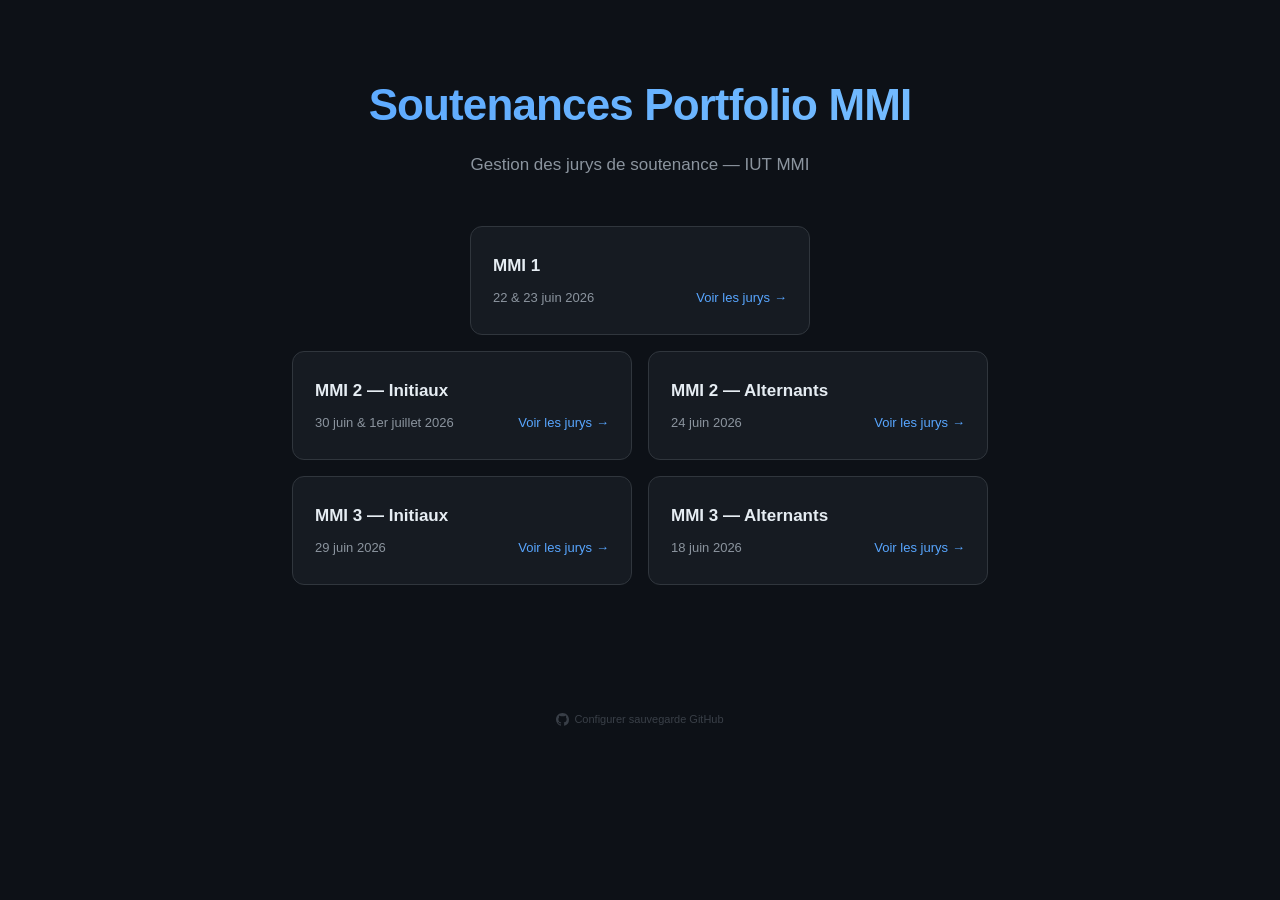
<file: index.html>
<!doctype html>
<html lang="fr">
  <head>
    <meta charset="UTF-8" />
    <meta name="viewport" content="width=device-width,initial-scale=1" />
    <title>Soutenances Portfolio MMI</title>
    <link rel="stylesheet" href="style.css" />
  </head>
  <body>
    <div class="hero">
      <h1>Soutenances Portfolio MMI</h1>
      <p>Gestion des jurys de soutenance — IUT MMI</p>
    </div>
    <div class="index-grid" style="display: block">
      <!-- Ligne 1 : MMI 1 -->
      <div class="index-row single">
        <a href="mmi1.html" class="icard">
          <h2>MMI 1</h2>
          <div class="icard-sub">22 & 23 juin 2026</div>
          <div class="icard-arrow">Voir les jurys <span>→</span></div>
        </a>
      </div>

      <!-- Ligne 2 : MMI 2 Initiaux & Alternants -->
      <div class="index-row">
        <a href="mmi2_init.html" class="icard">
          <h2>MMI 2 — Initiaux</h2>
          <div class="icard-sub">30 juin & 1er juillet 2026</div>
          <div class="icard-arrow">Voir les jurys <span>→</span></div>
        </a>
        <a href="mmi2_alt.html" class="icard">
          <h2>MMI 2 — Alternants</h2>
          <div class="icard-sub">24 juin 2026</div>
          <div class="icard-arrow">Voir les jurys <span>→</span></div>
        </a>
      </div>

      <!-- Ligne 3 : MMI 3 Initiaux & Alternants -->
      <div class="index-row">
        <a href="mmi3_init.html" class="icard">
          <h2>MMI 3 — Initiaux</h2>
          <div class="icard-sub">29 juin 2026</div>
          <div class="icard-arrow">Voir les jurys <span>→</span></div>
        </a>
        <a href="mmi3_alt.html" class="icard">
          <h2>MMI 3 — Alternants</h2>
          <div class="icard-sub">18 juin 2026</div>
          <div class="icard-arrow">Voir les jurys <span>→</span></div>
        </a>
      </div>
    </div>

    <script src="app.js"></script>
  </body>
</html>
</file>
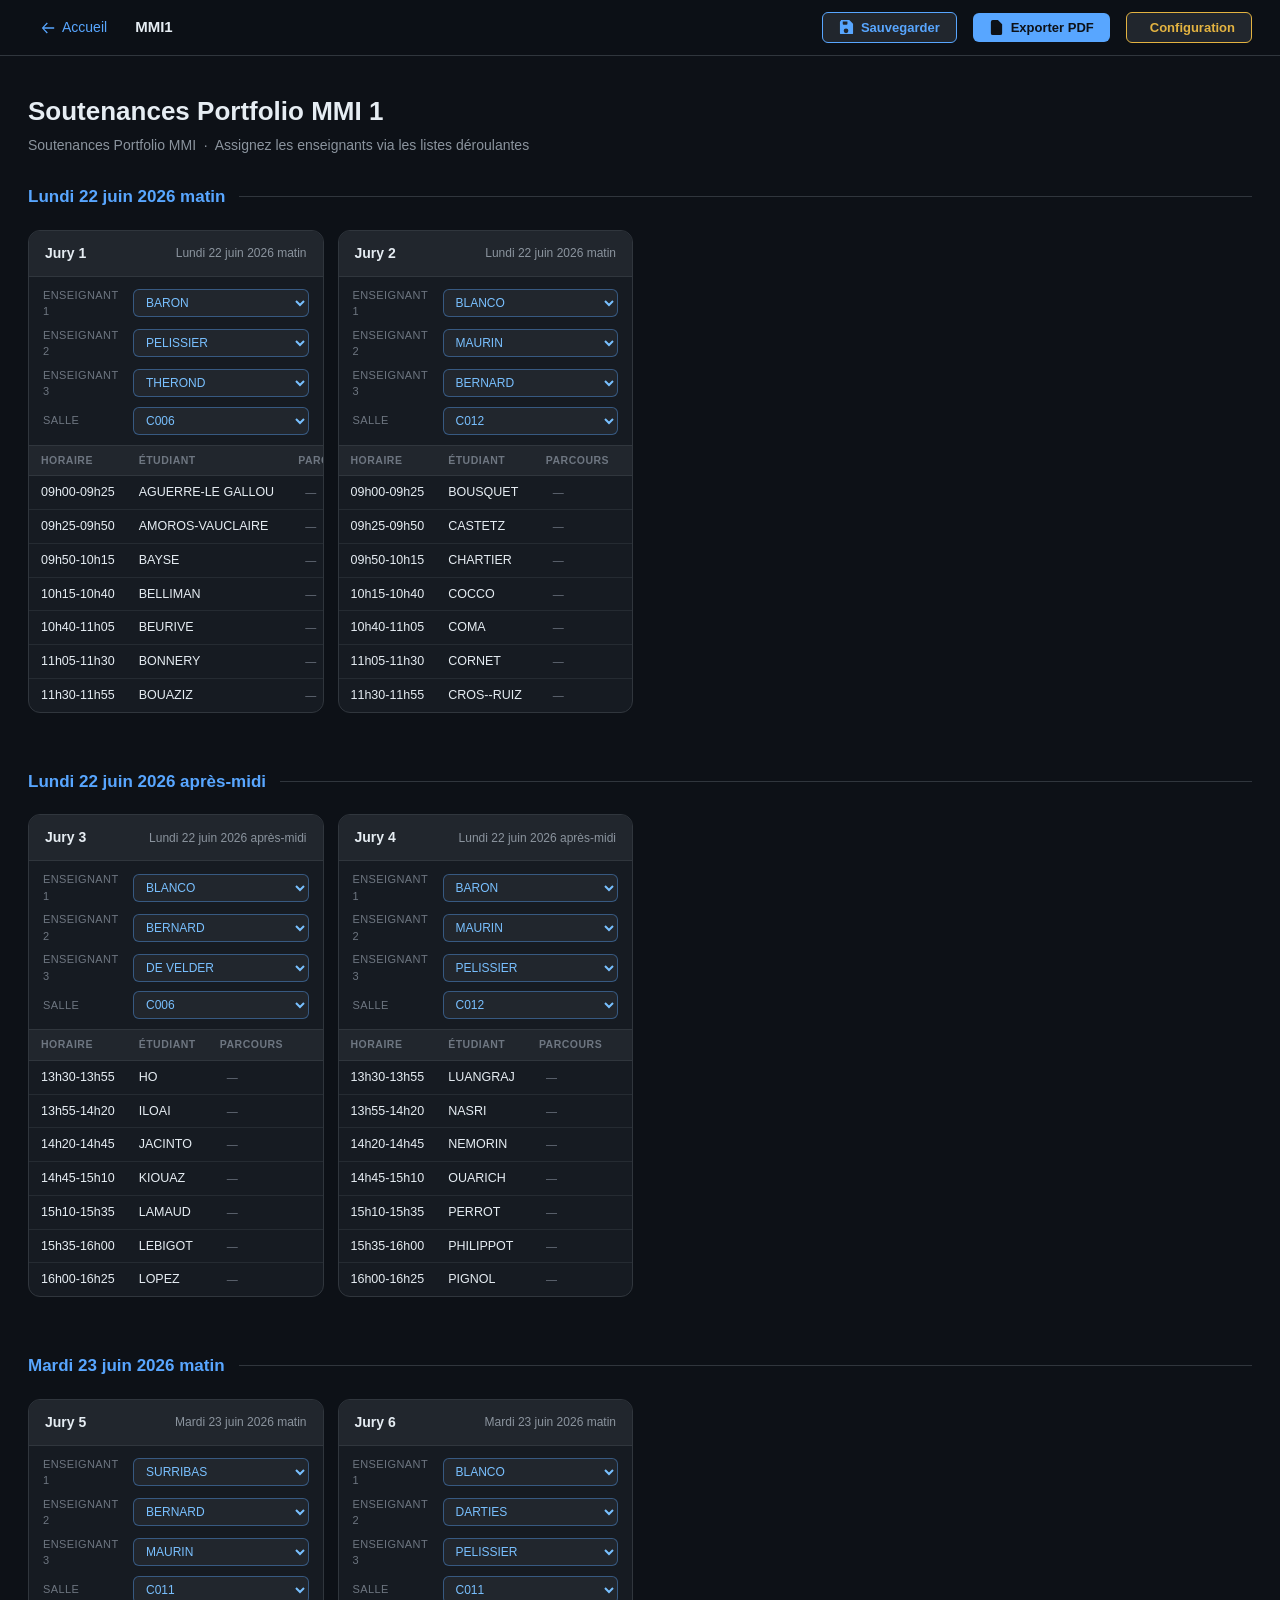
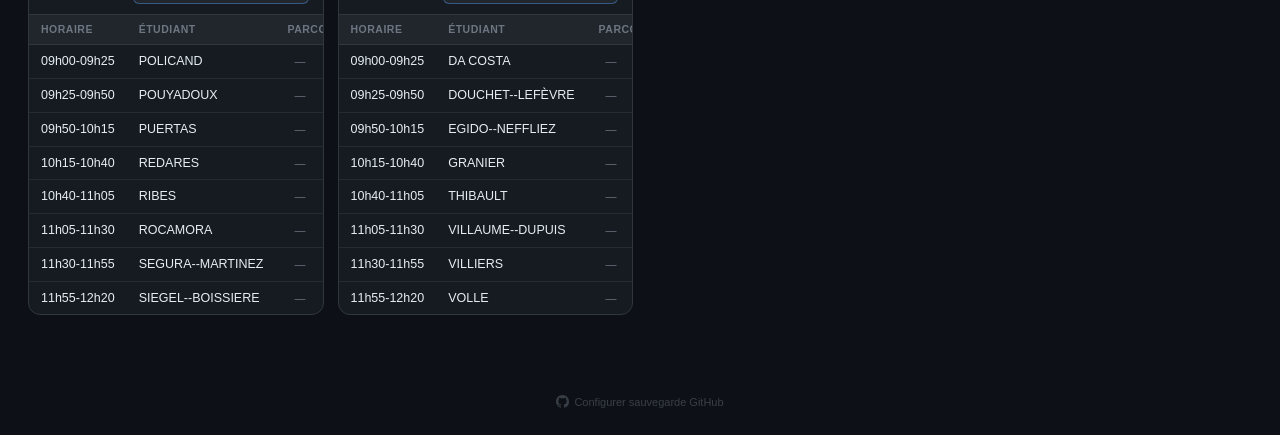
<file: mmi1.html>
<!doctype html>
<html lang="fr">
  <head>
    <meta charset="UTF-8" />
    <meta name="viewport" content="width=device-width,initial-scale=1" />
    <title>MMI1 — Soutenances Portfolio MMI</title>
    <link rel="stylesheet" href="style.css" />
    <style>
      .stable th:first-child,
      .stable th:nth-child(2),
      .stable td:first-child,
      .stable td:nth-child(2) {
        white-space: nowrap;
        width: 1%;
      }
    </style>
  </head>
  <body>
    <nav class="nav">
      <a class="nav-back" href="index.html"
        ><svg viewBox="0 0 16 16" fill="currentColor">
          <path
            d="M7.78 12.53L3.25 8l4.53-4.53-.95-.94L1.81 8l5.02 5.47.95-.94zM14.19 7.25H3.5v1.5h10.69v-1.5z"
          />
        </svg>
        Accueil</a
      >
      <span class="nav-title">MMI1</span>
      <span class="nav-spacer"></span>
      <button class="save-btn" onclick="saveSelectionsToFile()">
        <svg viewBox="0 0 16 16" fill="currentColor">
          <path
            d="M2 1a1 1 0 0 0-1 1v12a1 1 0 0 0 1 1h12a1 1 0 0 0 1-1V4.414a1 1 0 0 0-.293-.707L11.293.293A1 1 0 0 0 10.586 0H2zm5.5 13a2.5 2.5 0 1 1 0-5 2.5 2.5 0 0 1 0 5zM4 1.5h5V4a1 1 0 0 1-1 1H5a1 1 0 0 1-1-1V1.5z"
          />
        </svg>
        Sauvegarder
      </button>
      <button class="pdf-btn" onclick="exportPDF()">
        <svg viewBox="0 0 16 16" fill="currentColor">
          <path
            d="M14 4.5V14a2 2 0 0 1-2 2H4a2 2 0 0 1-2-2V2a2 2 0 0 1 2-2h5.5L14 4.5zM9.5 3V0L14 4.5H11A1.5 1.5 0 0 1 9.5 3z"
          />
          <path
            d="M4.5 8.5a.5.5 0 0 1 .5-.5h6a.5.5 0 0 1 0 1H5a.5.5 0 0 1-.5-.5zM4.5 10.5a.5.5 0 0 1 .5-.5h6a.5.5 0 0 1 0 1H5a.5.5 0 0 1-.5-.5zM4.5 12.5a.5.5 0 0 1 .5-.5h3a.5.5 0 0 1 0 1H5a.5.5 0 0 1-.5-.5z"
          />
        </svg>
        Exporter PDF
      </button>
      <button class="cfg-btn" onclick="openCfgModal()">
        <svg viewBox="0 0 16 16" fill="currentColor">
          <path
            d="M8 4.754a3.246 3.246 0 1 0 0 6.492 3.246 3.246 0 0 0 0-6.492zM5.754 8a2.246 2.246 0 1 1 4.492 0 2.246 2.246 0 0 1-4.492 0z"
          />
          <path
            d="M9.796 1.343c-.527-1.79-3.065-1.79-3.592 0l-.094.319a.873.873 0 0 1-1.255.52l-.292-.16c-1.64-.892-3.433.902-2.54 2.541l.159.292a.873.873 0 0 1-.52 1.255l-.319.094c-1.79.527-1.79 3.065 0 3.592l.319.094a.873.873 0 0 1 .52 1.255l-.16.292c-.892 1.64.901 3.434 2.541 2.54l.292-.159a.873.873 0 0 1 1.255.52l.094.319c.527 1.79 3.065 1.79 3.592 0l.094-.319a.873.873 0 0 1 1.255-.52l.292.16c1.64.892 3.433-.902 2.54-2.541l-.159-.292a.873.873 0 0 1 .52-1.255l.319-.094c1.79-.527 1.79-3.065 0-3.592l-.319-.094a.873.873 0 0 1-.52-1.255l.16-.292c.892-1.64-.902-3.433-2.541-2.54l-.292.159a.873.873 0 0 1-1.255-.52l-.094-.319zm-2.633.283c.246-.835 1.428-.835 1.674 0l.094.319a1.873 1.873 0 0 0 2.693 1.115l.291-.16c.764-.415 1.6.42 1.184 1.185l-.159.292a1.873 1.873 0 0 0 1.116 2.692l.318.094c.835.246.835 1.428 0 1.674l-.319.094a1.873 1.873 0 0 0-1.115 2.693l.16.291c.415.764-.42 1.6-1.185 1.184l-.291-.159a1.873 1.873 0 0 0-2.693 1.116l-.094.318c-.246.835-1.428.835-1.674 0l-.094-.319a1.873 1.873 0 0 0-2.692-1.115l-.292.16c-.764.415-1.6-.42-1.184-1.185l.159-.291A1.873 1.873 0 0 0 1.945 8.93l-.319-.094c-.835-.246-.835-1.428 0-1.674l.319-.094A1.873 1.873 0 0 0 3.06 4.474l-.16-.292c-.415-.764.42-1.6 1.185-1.184l.292.159a1.873 1.873 0 0 0 2.692-1.115l.094-.319z"
          />
        </svg>
        Configuration
      </button>
    </nav>
    <div class="phdr">
      <h1>Soutenances Portfolio MMI 1</h1>
      <div class="phdr-sub">
        Soutenances Portfolio MMI &nbsp;·&nbsp; Assignez les enseignants via les
        listes déroulantes
      </div>
    </div>
    <div id="juries-root"></div>
    <div class="toast" id="toast"></div>
    <script src="app.js"></script>
  </body>
</html>
</file>
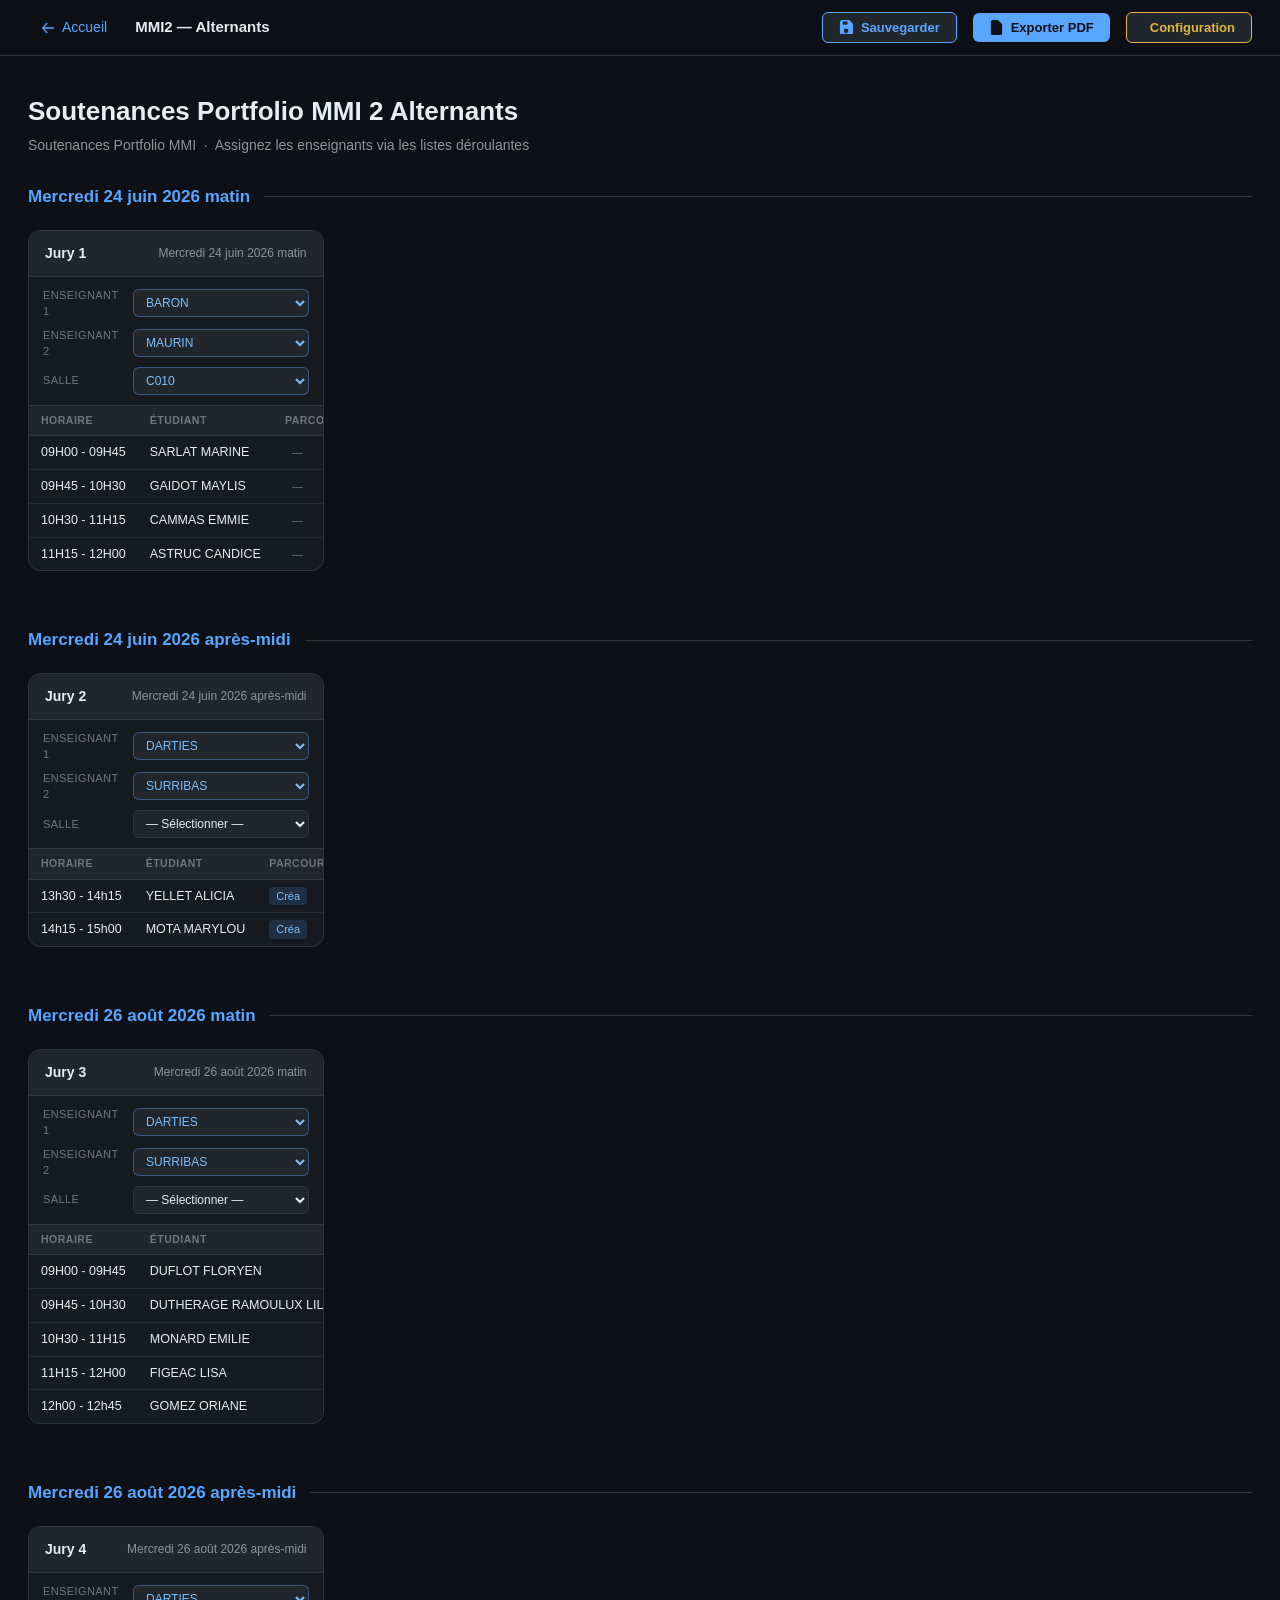
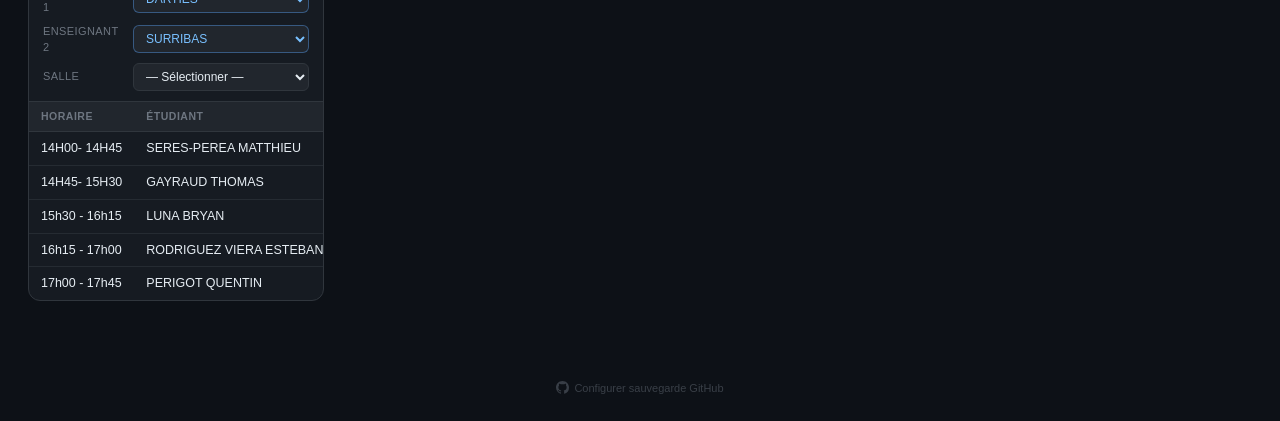
<file: mmi2_alt.html>
<!doctype html>
<html lang="fr">
  <head>
    <meta charset="UTF-8" />
    <meta name="viewport" content="width=device-width,initial-scale=1" />
    <title>MMI2 — Alternants — Soutenances Portfolio MMI</title>
    <link rel="stylesheet" href="style.css" />
    <style>
      .stable th:first-child,
      .stable th:nth-child(2),
      .stable td:first-child,
      .stable td:nth-child(2) {
        white-space: nowrap;
        width: 1%;
      }
      .stable th:nth-child(3),
      .stable td:nth-child(3) {
        white-space: nowrap;
      }
    </style>
  </head>
  <body>
    <nav class="nav">
      <a class="nav-back" href="index.html"
        ><svg viewBox="0 0 16 16" fill="currentColor">
          <path
            d="M7.78 12.53L3.25 8l4.53-4.53-.95-.94L1.81 8l5.02 5.47.95-.94zM14.19 7.25H3.5v1.5h10.69v-1.5z"
          />
        </svg>
        Accueil</a
      >
      <span class="nav-title">MMI2 — Alternants</span>
      <span class="nav-spacer"></span>
      <button class="save-btn" onclick="saveSelectionsToFile()">
        <svg viewBox="0 0 16 16" fill="currentColor">
          <path
            d="M2 1a1 1 0 0 0-1 1v12a1 1 0 0 0 1 1h12a1 1 0 0 0 1-1V4.414a1 1 0 0 0-.293-.707L11.293.293A1 1 0 0 0 10.586 0H2zm5.5 13a2.5 2.5 0 1 1 0-5 2.5 2.5 0 0 1 0 5zM4 1.5h5V4a1 1 0 0 1-1 1H5a1 1 0 0 1-1-1V1.5z"
          />
        </svg>
        Sauvegarder
      </button>
      <button class="pdf-btn" onclick="exportPDF()">
        <svg viewBox="0 0 16 16" fill="currentColor">
          <path
            d="M14 4.5V14a2 2 0 0 1-2 2H4a2 2 0 0 1-2-2V2a2 2 0 0 1 2-2h5.5L14 4.5zM9.5 3V0L14 4.5H11A1.5 1.5 0 0 1 9.5 3z"
          />
          <path
            d="M4.5 8.5a.5.5 0 0 1 .5-.5h6a.5.5 0 0 1 0 1H5a.5.5 0 0 1-.5-.5zM4.5 10.5a.5.5 0 0 1 .5-.5h6a.5.5 0 0 1 0 1H5a.5.5 0 0 1-.5-.5zM4.5 12.5a.5.5 0 0 1 .5-.5h3a.5.5 0 0 1 0 1H5a.5.5 0 0 1-.5-.5z"
          />
        </svg>
        Exporter PDF
      </button>
      <button class="cfg-btn" onclick="openCfgModal()">
        <svg viewBox="0 0 16 16" fill="currentColor">
          <path
            d="M8 4.754a3.246 3.246 0 1 0 0 6.492 3.246 3.246 0 0 0 0-6.492zM5.754 8a2.246 2.246 0 1 1 4.492 0 2.246 2.246 0 0 1-4.492 0z"
          />
          <path
            d="M9.796 1.343c-.527-1.79-3.065-1.79-3.592 0l-.094.319a.873.873 0 0 1-1.255.52l-.292-.16c-1.64-.892-3.433.902-2.54 2.541l.159.292a.873.873 0 0 1-.52 1.255l-.319.094c-1.79.527-1.79 3.065 0 3.592l.319.094a.873.873 0 0 1 .52 1.255l-.16.292c-.892 1.64.901 3.434 2.541 2.54l.292-.159a.873.873 0 0 1 1.255.52l.094.319c.527 1.79 3.065 1.79 3.592 0l.094-.319a.873.873 0 0 1 1.255-.52l.292.16c1.64.892 3.433-.902 2.54-2.541l-.159-.292a.873.873 0 0 1 .52-1.255l.319-.094c1.79-.527 1.79-3.065 0-3.592l-.319-.094a.873.873 0 0 1-.52-1.255l.16-.292c.892-1.64-.902-3.433-2.541-2.54l-.292.159a.873.873 0 0 1-1.255-.52l-.094-.319zm-2.633.283c.246-.835 1.428-.835 1.674 0l.094.319a1.873 1.873 0 0 0 2.693 1.115l.291-.16c.764-.415 1.6.42 1.184 1.185l-.159.292a1.873 1.873 0 0 0 1.116 2.692l.318.094c.835.246.835 1.428 0 1.674l-.319.094a1.873 1.873 0 0 0-1.115 2.693l.16.291c.415.764-.42 1.6-1.185 1.184l-.291-.159a1.873 1.873 0 0 0-2.693 1.116l-.094.318c-.246.835-1.428.835-1.674 0l-.094-.319a1.873 1.873 0 0 0-2.692-1.115l-.292.16c-.764.415-1.6-.42-1.184-1.185l.159-.291A1.873 1.873 0 0 0 1.945 8.93l-.319-.094c-.835-.246-.835-1.428 0-1.674l.319-.094A1.873 1.873 0 0 0 3.06 4.474l-.16-.292c-.415-.764.42-1.6 1.185-1.184l.292.159a1.873 1.873 0 0 0 2.692-1.115l.094-.319z"
          />
        </svg>
        Configuration
      </button>
    </nav>
    <div class="phdr">
      <h1>Soutenances Portfolio MMI 2 Alternants</h1>
      <div class="phdr-sub">
        Soutenances Portfolio MMI &nbsp;·&nbsp; Assignez les enseignants via les
        listes déroulantes
      </div>
    </div>
    <div id="juries-root"></div>
    <div class="toast" id="toast"></div>
    <script src="app.js"></script>
  </body>
</html>
</file>
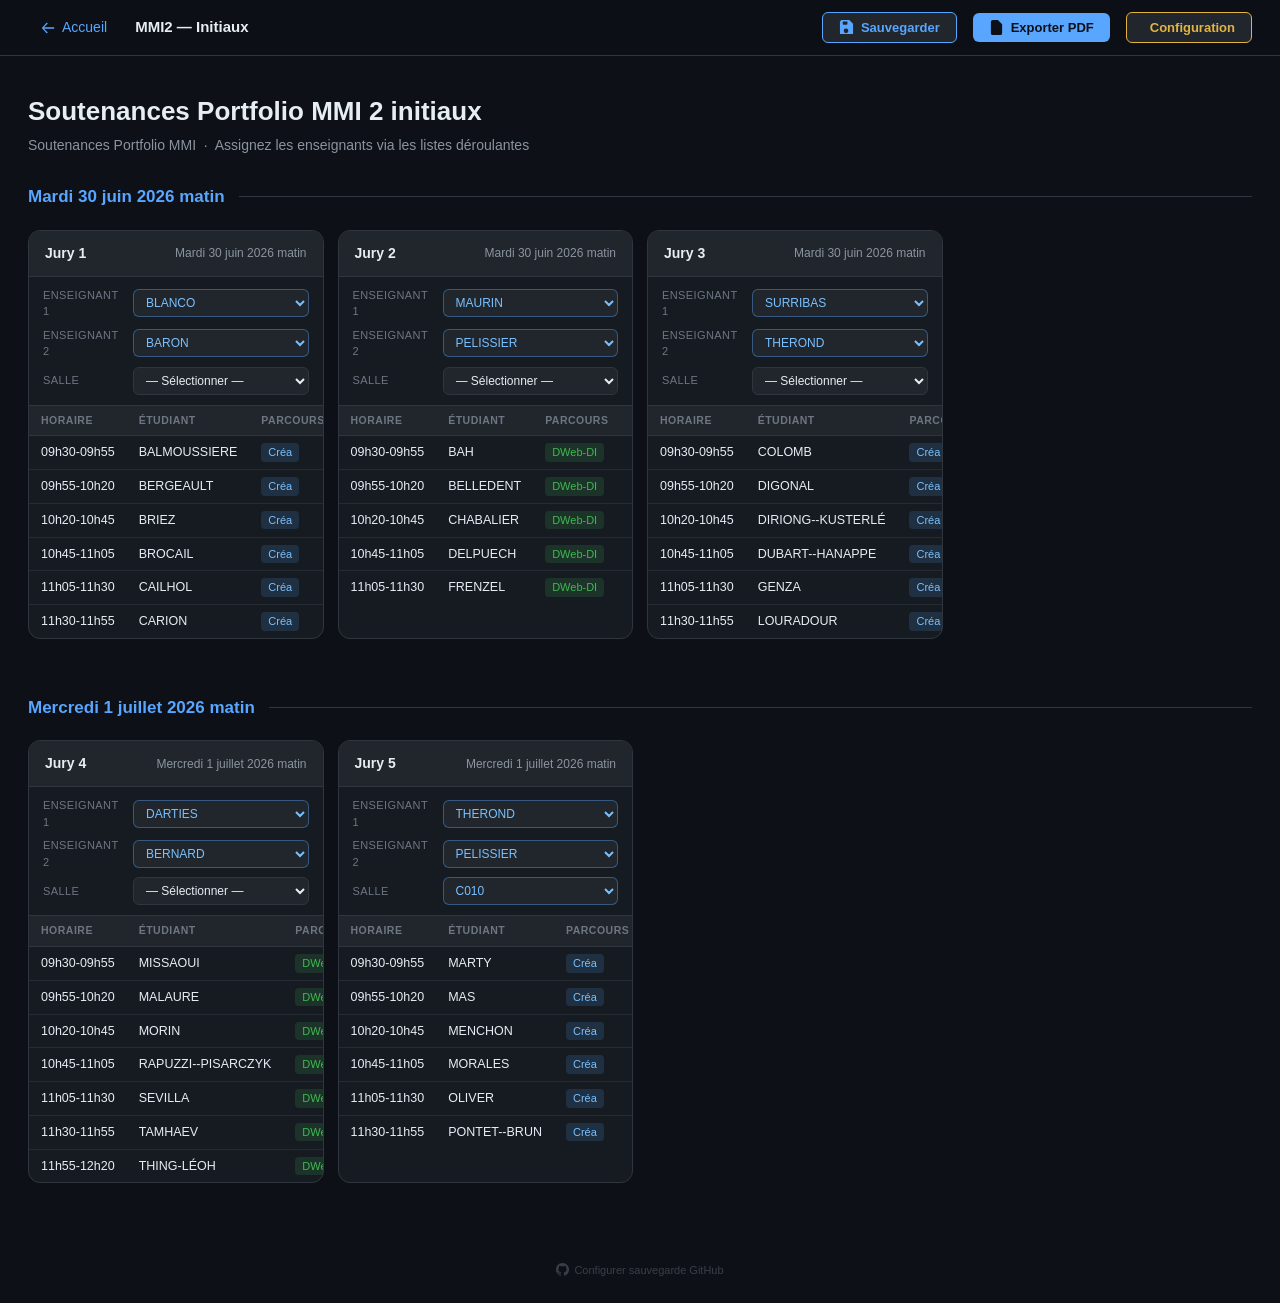
<file: mmi2_init.html>
<!doctype html>
<html lang="fr">
  <head>
    <meta charset="UTF-8" />
    <meta name="viewport" content="width=device-width,initial-scale=1" />
    <title>MMI2 — Initiaux — Soutenances Portfolio MMI</title>
    <link rel="stylesheet" href="style.css" />
    <style>
      .stable th:first-child,
      .stable th:nth-child(2),
      .stable td:first-child,
      .stable td:nth-child(2) {
        white-space: nowrap;
        width: 1%;
      }
      .stable th:nth-child(3),
      .stable td:nth-child(3) {
        white-space: nowrap;
      }
    </style>
  </head>
  <body>
    <nav class="nav">
      <a class="nav-back" href="index.html"
        ><svg viewBox="0 0 16 16" fill="currentColor">
          <path
            d="M7.78 12.53L3.25 8l4.53-4.53-.95-.94L1.81 8l5.02 5.47.95-.94zM14.19 7.25H3.5v1.5h10.69v-1.5z"
          />
        </svg>
        Accueil</a
      >
      <span class="nav-title">MMI2 — Initiaux</span>
      <span class="nav-spacer"></span>
      <button class="save-btn" onclick="saveSelectionsToFile()">
        <svg viewBox="0 0 16 16" fill="currentColor">
          <path
            d="M2 1a1 1 0 0 0-1 1v12a1 1 0 0 0 1 1h12a1 1 0 0 0 1-1V4.414a1 1 0 0 0-.293-.707L11.293.293A1 1 0 0 0 10.586 0H2zm5.5 13a2.5 2.5 0 1 1 0-5 2.5 2.5 0 0 1 0 5zM4 1.5h5V4a1 1 0 0 1-1 1H5a1 1 0 0 1-1-1V1.5z"
          />
        </svg>
        Sauvegarder
      </button>
      <button class="pdf-btn" onclick="exportPDF()">
        <svg viewBox="0 0 16 16" fill="currentColor">
          <path
            d="M14 4.5V14a2 2 0 0 1-2 2H4a2 2 0 0 1-2-2V2a2 2 0 0 1 2-2h5.5L14 4.5zM9.5 3V0L14 4.5H11A1.5 1.5 0 0 1 9.5 3z"
          />
          <path
            d="M4.5 8.5a.5.5 0 0 1 .5-.5h6a.5.5 0 0 1 0 1H5a.5.5 0 0 1-.5-.5zM4.5 10.5a.5.5 0 0 1 .5-.5h6a.5.5 0 0 1 0 1H5a.5.5 0 0 1-.5-.5zM4.5 12.5a.5.5 0 0 1 .5-.5h3a.5.5 0 0 1 0 1H5a.5.5 0 0 1-.5-.5z"
          />
        </svg>
        Exporter PDF
      </button>
      <button class="cfg-btn" onclick="openCfgModal()">
        <svg viewBox="0 0 16 16" fill="currentColor">
          <path
            d="M8 4.754a3.246 3.246 0 1 0 0 6.492 3.246 3.246 0 0 0 0-6.492zM5.754 8a2.246 2.246 0 1 1 4.492 0 2.246 2.246 0 0 1-4.492 0z"
          />
          <path
            d="M9.796 1.343c-.527-1.79-3.065-1.79-3.592 0l-.094.319a.873.873 0 0 1-1.255.52l-.292-.16c-1.64-.892-3.433.902-2.54 2.541l.159.292a.873.873 0 0 1-.52 1.255l-.319.094c-1.79.527-1.79 3.065 0 3.592l.319.094a.873.873 0 0 1 .52 1.255l-.16.292c-.892 1.64.901 3.434 2.541 2.54l.292-.159a.873.873 0 0 1 1.255.52l.094.319c.527 1.79 3.065 1.79 3.592 0l.094-.319a.873.873 0 0 1 1.255-.52l.292.16c1.64.892 3.433-.902 2.54-2.541l-.159-.292a.873.873 0 0 1 .52-1.255l.319-.094c1.79-.527 1.79-3.065 0-3.592l-.319-.094a.873.873 0 0 1-.52-1.255l.16-.292c.892-1.64-.902-3.433-2.541-2.54l-.292.159a.873.873 0 0 1-1.255-.52l-.094-.319zm-2.633.283c.246-.835 1.428-.835 1.674 0l.094.319a1.873 1.873 0 0 0 2.693 1.115l.291-.16c.764-.415 1.6.42 1.184 1.185l-.159.292a1.873 1.873 0 0 0 1.116 2.692l.318.094c.835.246.835 1.428 0 1.674l-.319.094a1.873 1.873 0 0 0-1.115 2.693l.16.291c.415.764-.42 1.6-1.185 1.184l-.291-.159a1.873 1.873 0 0 0-2.693 1.116l-.094.318c-.246.835-1.428.835-1.674 0l-.094-.319a1.873 1.873 0 0 0-2.692-1.115l-.292.16c-.764.415-1.6-.42-1.184-1.185l.159-.291A1.873 1.873 0 0 0 1.945 8.93l-.319-.094c-.835-.246-.835-1.428 0-1.674l.319-.094A1.873 1.873 0 0 0 3.06 4.474l-.16-.292c-.415-.764.42-1.6 1.185-1.184l.292.159a1.873 1.873 0 0 0 2.692-1.115l.094-.319z"
          />
        </svg>
        Configuration
      </button>
    </nav>
    <div class="phdr">
      <h1>Soutenances Portfolio MMI 2 initiaux</h1>
      <div class="phdr-sub">
        Soutenances Portfolio MMI &nbsp;·&nbsp; Assignez les enseignants via les
        listes déroulantes
      </div>
    </div>
    <div id="juries-root"></div>
    <div class="toast" id="toast"></div>
    <script src="app.js"></script>
  </body>
</html>
</file>
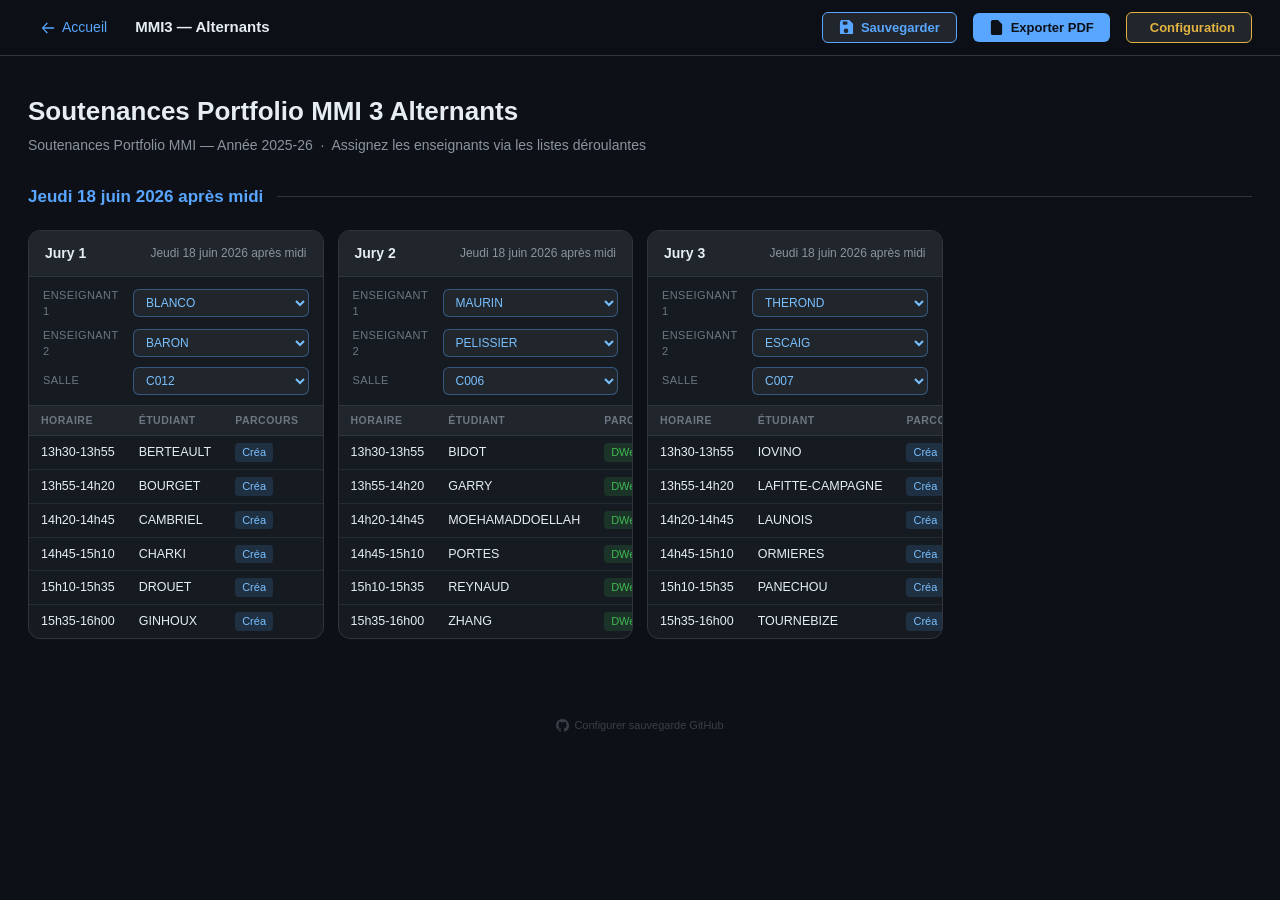
<file: mmi3_alt.html>
<!doctype html>
<html lang="fr">
  <head>
    <meta charset="UTF-8" />
    <meta name="viewport" content="width=device-width,initial-scale=1" />
    <title>MMI3 — Alternants — Soutenances Portfolio MMI</title>
    <link rel="stylesheet" href="style.css" />
    <style>
      .stable th:first-child,
      .stable th:nth-child(2),
      .stable td:first-child,
      .stable td:nth-child(2) {
        white-space: nowrap;
        width: 1%;
      }
      .stable th:nth-child(3),
      .stable td:nth-child(3) {
        white-space: nowrap;
      }
    </style>
  </head>
  <body>
    <nav class="nav">
      <a class="nav-back" href="index.html"
        ><svg viewBox="0 0 16 16" fill="currentColor">
          <path
            d="M7.78 12.53L3.25 8l4.53-4.53-.95-.94L1.81 8l5.02 5.47.95-.94zM14.19 7.25H3.5v1.5h10.69v-1.5z"
          />
        </svg>
        Accueil</a
      >
      <span class="nav-title">MMI3 — Alternants</span>
      <span class="nav-spacer"></span>
      <button class="save-btn" onclick="saveSelectionsToFile()">
        <svg viewBox="0 0 16 16" fill="currentColor">
          <path
            d="M2 1a1 1 0 0 0-1 1v12a1 1 0 0 0 1 1h12a1 1 0 0 0 1-1V4.414a1 1 0 0 0-.293-.707L11.293.293A1 1 0 0 0 10.586 0H2zm5.5 13a2.5 2.5 0 1 1 0-5 2.5 2.5 0 0 1 0 5zM4 1.5h5V4a1 1 0 0 1-1 1H5a1 1 0 0 1-1-1V1.5z"
          />
        </svg>
        Sauvegarder
      </button>
      <button class="pdf-btn" onclick="exportPDF()">
        <svg viewBox="0 0 16 16" fill="currentColor">
          <path
            d="M14 4.5V14a2 2 0 0 1-2 2H4a2 2 0 0 1-2-2V2a2 2 0 0 1 2-2h5.5L14 4.5zM9.5 3V0L14 4.5H11A1.5 1.5 0 0 1 9.5 3z"
          />
          <path
            d="M4.5 8.5a.5.5 0 0 1 .5-.5h6a.5.5 0 0 1 0 1H5a.5.5 0 0 1-.5-.5zM4.5 10.5a.5.5 0 0 1 .5-.5h6a.5.5 0 0 1 0 1H5a.5.5 0 0 1-.5-.5zM4.5 12.5a.5.5 0 0 1 .5-.5h3a.5.5 0 0 1 0 1H5a.5.5 0 0 1-.5-.5z"
          />
        </svg>
        Exporter PDF
      </button>
      <button class="cfg-btn" onclick="openCfgModal()">
        <svg viewBox="0 0 16 16" fill="currentColor">
          <path
            d="M8 4.754a3.246 3.246 0 1 0 0 6.492 3.246 3.246 0 0 0 0-6.492zM5.754 8a2.246 2.246 0 1 1 4.492 0 2.246 2.246 0 0 1-4.492 0z"
          />
          <path
            d="M9.796 1.343c-.527-1.79-3.065-1.79-3.592 0l-.094.319a.873.873 0 0 1-1.255.52l-.292-.16c-1.64-.892-3.433.902-2.54 2.541l.159.292a.873.873 0 0 1-.52 1.255l-.319.094c-1.79.527-1.79 3.065 0 3.592l.319.094a.873.873 0 0 1 .52 1.255l-.16.292c-.892 1.64.901 3.434 2.541 2.54l.292-.159a.873.873 0 0 1 1.255.52l.094.319c.527 1.79 3.065 1.79 3.592 0l.094-.319a.873.873 0 0 1 1.255-.52l.292.16c1.64.892 3.433-.902 2.54-2.541l-.159-.292a.873.873 0 0 1 .52-1.255l.319-.094c1.79-.527 1.79-3.065 0-3.592l-.319-.094a.873.873 0 0 1-.52-1.255l.16-.292c.892-1.64-.902-3.433-2.541-2.54l-.292.159a.873.873 0 0 1-1.255-.52l-.094-.319zm-2.633.283c.246-.835 1.428-.835 1.674 0l.094.319a1.873 1.873 0 0 0 2.693 1.115l.291-.16c.764-.415 1.6.42 1.184 1.185l-.159.292a1.873 1.873 0 0 0 1.116 2.692l.318.094c.835.246.835 1.428 0 1.674l-.319.094a1.873 1.873 0 0 0-1.115 2.693l.16.291c.415.764-.42 1.6-1.185 1.184l-.291-.159a1.873 1.873 0 0 0-2.693 1.116l-.094.318c-.246.835-1.428.835-1.674 0l-.094-.319a1.873 1.873 0 0 0-2.692-1.115l-.292.16c-.764.415-1.6-.42-1.184-1.185l.159-.291A1.873 1.873 0 0 0 1.945 8.93l-.319-.094c-.835-.246-.835-1.428 0-1.674l.319-.094A1.873 1.873 0 0 0 3.06 4.474l-.16-.292c-.415-.764.42-1.6 1.185-1.184l.292.159a1.873 1.873 0 0 0 2.692-1.115l.094-.319z"
          />
        </svg>
        Configuration
      </button>
    </nav>
    <div class="phdr">
      <h1>Soutenances Portfolio MMI 3 Alternants</h1>
      <div class="phdr-sub">
        Soutenances Portfolio MMI — Année 2025-26 &nbsp;·&nbsp; Assignez les
        enseignants via les listes déroulantes
      </div>
    </div>
    <div id="juries-root"></div>
    <div class="toast" id="toast"></div>
    <script src="app.js"></script>
  </body>
</html>
</file>
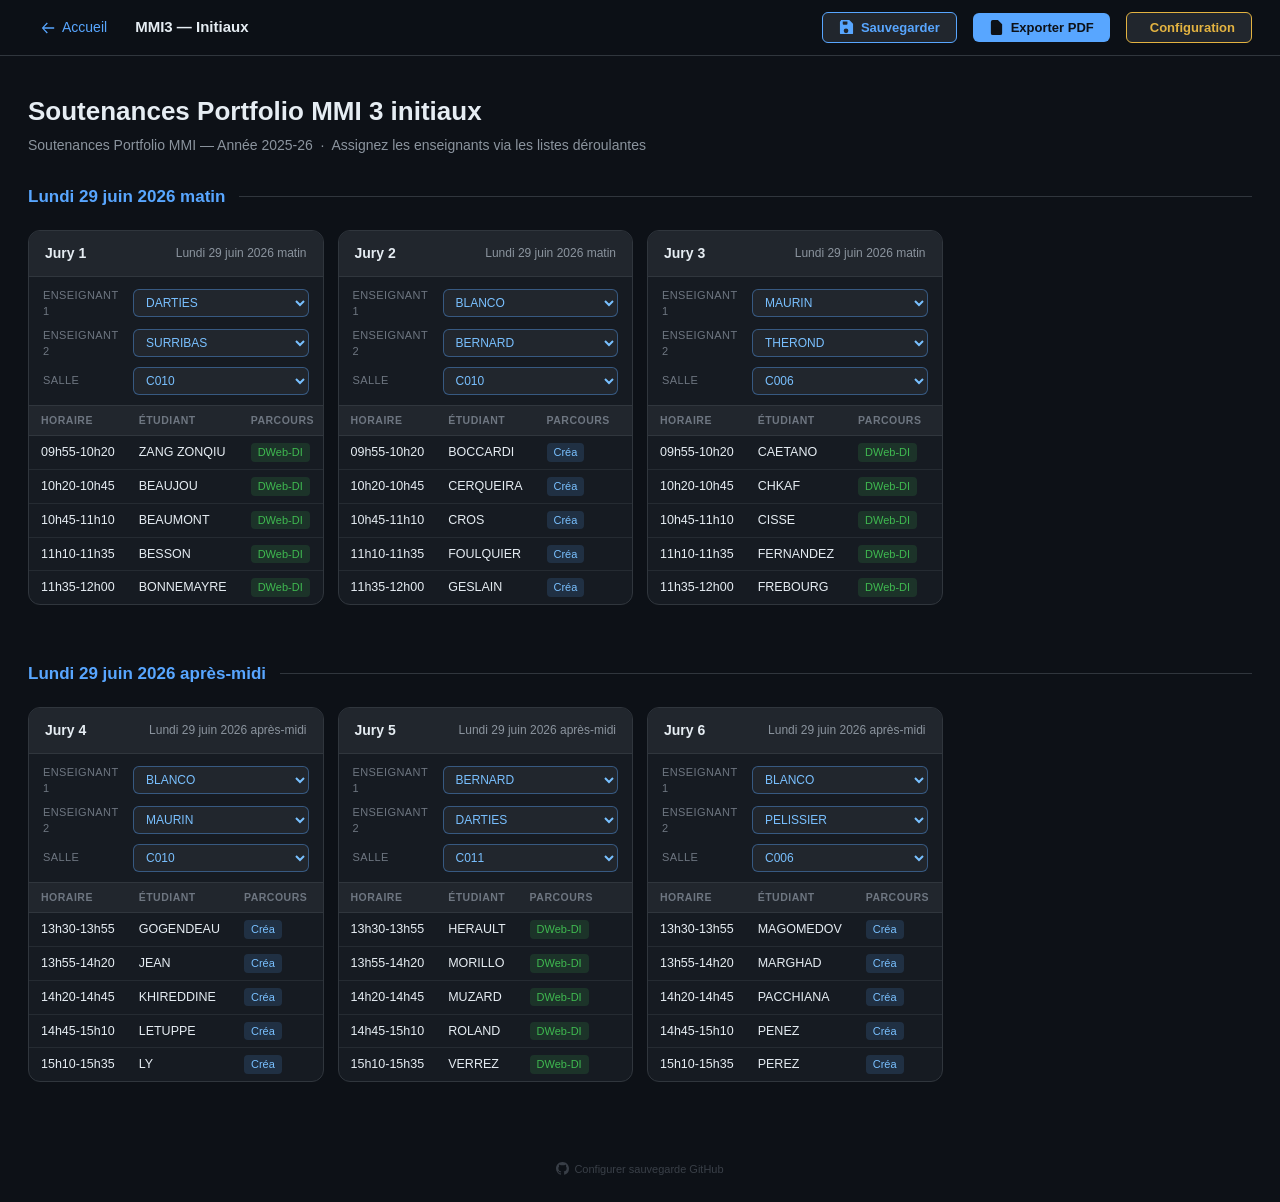
<file: mmi3_init.html>
<!doctype html>
<html lang="fr">
  <head>
    <meta charset="UTF-8" />
    <meta name="viewport" content="width=device-width,initial-scale=1" />
    <title>MMI3 — Initiaux — Soutenances Portfolio MMI</title>
    <link rel="stylesheet" href="style.css" />
    <style>
      .stable th:first-child,
      .stable th:nth-child(2),
      .stable td:first-child,
      .stable td:nth-child(2) {
        white-space: nowrap;
        width: 1%;
      }
      .stable th:nth-child(3),
      .stable td:nth-child(3) {
        white-space: nowrap;
      }
    </style>
  </head>
  <body>
    <nav class="nav">
      <a class="nav-back" href="index.html"
        ><svg viewBox="0 0 16 16" fill="currentColor">
          <path
            d="M7.78 12.53L3.25 8l4.53-4.53-.95-.94L1.81 8l5.02 5.47.95-.94zM14.19 7.25H3.5v1.5h10.69v-1.5z"
          />
        </svg>
        Accueil</a
      >
      <span class="nav-title">MMI3 — Initiaux</span>
      <span class="nav-spacer"></span>
      <button class="save-btn" onclick="saveSelectionsToFile()">
        <svg viewBox="0 0 16 16" fill="currentColor">
          <path
            d="M2 1a1 1 0 0 0-1 1v12a1 1 0 0 0 1 1h12a1 1 0 0 0 1-1V4.414a1 1 0 0 0-.293-.707L11.293.293A1 1 0 0 0 10.586 0H2zm5.5 13a2.5 2.5 0 1 1 0-5 2.5 2.5 0 0 1 0 5zM4 1.5h5V4a1 1 0 0 1-1 1H5a1 1 0 0 1-1-1V1.5z"
          />
        </svg>
        Sauvegarder
      </button>
      <button class="pdf-btn" onclick="exportPDF()">
        <svg viewBox="0 0 16 16" fill="currentColor">
          <path
            d="M14 4.5V14a2 2 0 0 1-2 2H4a2 2 0 0 1-2-2V2a2 2 0 0 1 2-2h5.5L14 4.5zM9.5 3V0L14 4.5H11A1.5 1.5 0 0 1 9.5 3z"
          />
          <path
            d="M4.5 8.5a.5.5 0 0 1 .5-.5h6a.5.5 0 0 1 0 1H5a.5.5 0 0 1-.5-.5zM4.5 10.5a.5.5 0 0 1 .5-.5h6a.5.5 0 0 1 0 1H5a.5.5 0 0 1-.5-.5zM4.5 12.5a.5.5 0 0 1 .5-.5h3a.5.5 0 0 1 0 1H5a.5.5 0 0 1-.5-.5z"
          />
        </svg>
        Exporter PDF
      </button>
      <button class="cfg-btn" onclick="openCfgModal()">
        <svg viewBox="0 0 16 16" fill="currentColor">
          <path
            d="M8 4.754a3.246 3.246 0 1 0 0 6.492 3.246 3.246 0 0 0 0-6.492zM5.754 8a2.246 2.246 0 1 1 4.492 0 2.246 2.246 0 0 1-4.492 0z"
          />
          <path
            d="M9.796 1.343c-.527-1.79-3.065-1.79-3.592 0l-.094.319a.873.873 0 0 1-1.255.52l-.292-.16c-1.64-.892-3.433.902-2.54 2.541l.159.292a.873.873 0 0 1-.52 1.255l-.319.094c-1.79.527-1.79 3.065 0 3.592l.319.094a.873.873 0 0 1 .52 1.255l-.16.292c-.892 1.64.901 3.434 2.541 2.54l.292-.159a.873.873 0 0 1 1.255.52l.094.319c.527 1.79 3.065 1.79 3.592 0l.094-.319a.873.873 0 0 1 1.255-.52l.292.16c1.64.892 3.433-.902 2.54-2.541l-.159-.292a.873.873 0 0 1 .52-1.255l.319-.094c1.79-.527 1.79-3.065 0-3.592l-.319-.094a.873.873 0 0 1-.52-1.255l.16-.292c.892-1.64-.902-3.433-2.541-2.54l-.292.159a.873.873 0 0 1-1.255-.52l-.094-.319zm-2.633.283c.246-.835 1.428-.835 1.674 0l.094.319a1.873 1.873 0 0 0 2.693 1.115l.291-.16c.764-.415 1.6.42 1.184 1.185l-.159.292a1.873 1.873 0 0 0 1.116 2.692l.318.094c.835.246.835 1.428 0 1.674l-.319.094a1.873 1.873 0 0 0-1.115 2.693l.16.291c.415.764-.42 1.6-1.185 1.184l-.291-.159a1.873 1.873 0 0 0-2.693 1.116l-.094.318c-.246.835-1.428.835-1.674 0l-.094-.319a1.873 1.873 0 0 0-2.692-1.115l-.292.16c-.764.415-1.6-.42-1.184-1.185l.159-.291A1.873 1.873 0 0 0 1.945 8.93l-.319-.094c-.835-.246-.835-1.428 0-1.674l.319-.094A1.873 1.873 0 0 0 3.06 4.474l-.16-.292c-.415-.764.42-1.6 1.185-1.184l.292.159a1.873 1.873 0 0 0 2.692-1.115l.094-.319z"
          />
        </svg>
        Configuration
      </button>
    </nav>
    <div class="phdr">
      <h1>Soutenances Portfolio MMI 3 initiaux</h1>
      <div class="phdr-sub">
        Soutenances Portfolio MMI — Année 2025-26 &nbsp;·&nbsp; Assignez les
        enseignants via les listes déroulantes
      </div>
    </div>
    <div id="juries-root"></div>
    <div class="toast" id="toast"></div>
    <script src="app.js"></script>
  </body>
</html>
</file>
<file: style.css>
:root {
  --bg: #0d1117;
  --surface: #161b22;
  --surface2: #21262d;
  --surface3: #2d333b;
  --border: #30363d;
  --accent: #58a6ff;
  --accent2: #79c0ff;
  --text: #e6edf3;
  --sub: #8b949e;
  --muted: #6e7681;
  --green: #3fb950;
  --green-bg: rgba(63, 185, 80, 0.15);
  --blue-bg: rgba(88, 166, 255, 0.15);
  --r: 12px;
  --shadow: 0 4px 20px rgba(0, 0, 0, 0.55);
}
*,
::before,
::after {
  box-sizing: border-box;
  margin: 0;
  padding: 0;
}
body {
  font-family:
    -apple-system, BlinkMacSystemFont, "Segoe UI", Roboto, sans-serif;
  background: var(--bg);
  color: var(--text);
  min-height: 100vh;
  line-height: 1.5;
}
a {
  text-decoration: none;
  color: inherit;
}

/* NAV */
.nav {
  position: sticky;
  top: 0;
  z-index: 100;
  background: rgba(13, 17, 23, 0.9);
  backdrop-filter: blur(12px);
  -webkit-backdrop-filter: blur(12px);
  border-bottom: 1px solid var(--border);
  padding: 0 28px;
  height: 56px;
  display: flex;
  align-items: center;
  gap: 16px;
}
.nav-back {
  display: flex;
  align-items: center;
  gap: 6px;
  color: var(--accent);
  font-size: 14px;
  padding: 6px 12px;
  border-radius: 6px;
  transition: background 0.15s;
  cursor: pointer;
}
.nav-back:hover {
  background: var(--surface2);
}
.nav-back svg {
  width: 16px;
  height: 16px;
  flex-shrink: 0;
}
.nav-title {
  font-weight: 600;
  font-size: 15px;
}
.nav-spacer {
  flex: 1;
}
.pdf-btn {
  background: var(--accent);
  color: #0d1117;
  border: none;
  border-radius: 6px;
  padding: 7px 16px;
  font-size: 13px;
  font-weight: 600;
  cursor: pointer;
  display: flex;
  align-items: center;
  gap: 7px;
  transition: opacity 0.15s;
}
.pdf-btn:hover {
  opacity: 0.85;
}
.pdf-btn svg {
  width: 15px;
  height: 15px;
  flex-shrink: 0;
}
.save-btn {
  background: var(--surface2);
  color: var(--accent);
  border: 1px solid var(--accent);
  border-radius: 6px;
  padding: 7px 16px;
  font-size: 13px;
  font-weight: 600;
  cursor: pointer;
  display: flex;
  align-items: center;
  gap: 7px;
  transition: all 0.15s;
}
.save-btn:hover {
  background: var(--accent);
  color: #0d1117;
}
.save-btn svg {
  width: 15px;
  height: 15px;
  flex-shrink: 0;
}

/* HERO */
.hero {
  padding: 72px 28px 40px;
  text-align: center;
  max-width: 860px;
  margin: 0 auto;
}
.hero h1 {
  font-size: clamp(26px, 5vw, 44px);
  font-weight: 800;
  letter-spacing: -0.02em;
  background: linear-gradient(135deg, var(--accent) 0%, var(--accent2) 100%);
  -webkit-background-clip: text;
  -webkit-text-fill-color: transparent;
  background-clip: text;
  margin-bottom: 14px;
}
.hero p {
  color: var(--sub);
  font-size: 17px;
  max-width: 480px;
  margin: 0 auto;
}
.year-badge {
  display: inline-block;
  margin-bottom: 24px;
  padding: 4px 12px;
  border-radius: 20px;
  background: var(--surface2);
  border: 1px solid var(--border);
  font-size: 13px;
  color: var(--sub);
}

/* INDEX GRID */
.index-grid {
  display: grid;
  grid-template-columns: repeat(auto-fill, minmax(220px, 1fr));
  gap: 16px;
  padding: 8px 28px 80px;
  max-width: 1100px;
  margin: 0 auto;
}
.index-row {
  display: grid;
  grid-template-columns: repeat(auto-fit, minmax(220px, 340px));
  justify-content: center;
  gap: 16px;
  margin-bottom: 16px;
}
.index-row.single {
  grid-template-columns: minmax(220px, 340px);
}
.icard {
  background: var(--surface);
  border: 1px solid var(--border);
  border-radius: var(--r);
  padding: 26px 22px;
  display: flex;
  flex-direction: column;
  gap: 10px;
  transition: all 0.2s;
  position: relative;
  overflow: hidden;
  cursor: pointer;
}
.icard::after {
  content: "";
  position: absolute;
  top: 0;
  left: 0;
  right: 0;
  height: 3px;
  background: linear-gradient(90deg, var(--accent), var(--accent2));
  opacity: 0;
  transition: opacity 0.2s;
}
.icard:hover {
  background: var(--surface2);
  border-color: var(--accent);
  transform: translateY(-3px);
  box-shadow: var(--shadow);
}
.icard:hover::after {
  opacity: 1;
}
.icard h2 {
  font-size: 17px;
  font-weight: 700;
}
.icard-sub {
  color: var(--sub);
  font-size: 13px;
}
.icard-arrow {
  position: absolute;
  bottom: 26px;
  right: 22px;
  color: var(--accent);
  font-size: 13px;
  display: flex;
  align-items: center;
  gap: 4px;
  font-weight: 500;
}

/* PAGE HEADER */
.phdr {
  padding: 36px 28px 20px;
  max-width: 1400px;
  margin: 0 auto;
}
.phdr h1 {
  font-size: 26px;
  font-weight: 700;
  margin-bottom: 4px;
}
.phdr-sub {
  color: var(--sub);
  font-size: 14px;
}

/* SECTION */
.section {
  max-width: 1400px;
  margin: 0 auto 48px;
  padding: 0 28px;
}
.sec-date {
  display: flex;
  align-items: center;
  gap: 14px;
  margin-bottom: 20px;
  padding-top: 8px;
}
.sec-date h2 {
  font-size: 17px;
  font-weight: 600;
  color: var(--accent);
  white-space: nowrap;
}
.sec-date::after {
  content: "";
  flex: 1;
  height: 1px;
  background: var(--border);
}

/* JURY GRID */
.jgrid {
  display: grid;
  grid-template-columns: repeat(auto-fill, minmax(290px, 1fr));
  gap: 14px;
}

/* JURY CARD */
.jcard {
  background: var(--surface);
  border: 1px solid var(--border);
  border-radius: var(--r);
  overflow: hidden;
}
.jcard-hdr {
  padding: 12px 16px;
  background: var(--surface2);
  border-bottom: 1px solid var(--border);
  display: flex;
  align-items: center;
  justify-content: space-between;
}
.jury-name {
  font-weight: 700;
  font-size: 14px;
  color: var(--text);
}
.jury-date {
  font-size: 12px;
  color: var(--sub);
}
.jcard-meta {
  padding: 10px 14px;
  border-bottom: 1px solid var(--border);
  display: flex;
  flex-direction: column;
  gap: 7px;
}
.mrow {
  display: flex;
  align-items: center;
  gap: 8px;
  font-size: 12px;
}
.mlbl {
  color: var(--muted);
  width: 82px;
  flex-shrink: 0;
  font-size: 11px;
  text-transform: uppercase;
  letter-spacing: 0.4px;
}
.mval {
  color: var(--sub);
  font-style: italic;
}

/* SELECT */
.tselect {
  flex: 1;
  background: var(--surface2);
  border: 1px solid var(--border);
  border-radius: 6px;
  color: var(--text);
  padding: 5px 8px;
  font-size: 12px;
  cursor: pointer;
  transition: border-color 0.15s;
  font-family: inherit;
}
.tselect:hover,
.tselect:focus {
  border-color: var(--accent);
  outline: none;
}
.tselect option {
  background: var(--surface2);
  color: var(--text);
}
.tselect.filled {
  border-color: rgba(88, 166, 255, 0.4);
  color: var(--accent2);
}

/* STUDENTS TABLE */
.stable {
  width: 100%;
  border-collapse: collapse;
  font-size: 12.5px;
}
.stable th {
  padding: 7px 12px;
  text-align: left;
  font-size: 10.5px;
  font-weight: 600;
  text-transform: uppercase;
  letter-spacing: 0.5px;
  color: var(--muted);
  background: var(--surface2);
  border-bottom: 1px solid var(--border);
}
.stable td {
  padding: 7px 12px;
  border-bottom: 1px solid rgba(48, 54, 61, 0.6);
}
.stable tr:last-child td {
  border-bottom: none;
}
.stable tr:hover td {
  background: rgba(33, 38, 45, 0.5);
}
.sname {
  font-weight: 500;
}
.sname-empty {
  color: var(--muted);
  font-style: italic;
}
.badge {
  display: inline-block;
  padding: 1px 7px;
  border-radius: 4px;
  font-size: 11px;
  font-weight: 500;
}
.badge-crea {
  background: var(--blue-bg);
  color: var(--accent2);
}
.badge-dweb {
  background: var(--green-bg);
  color: var(--green);
}
.badge-other {
  background: var(--surface3);
  color: var(--sub);
}
.badge-empty {
  color: var(--muted);
}

/* GITHUB FOOTER LINK */
.gh-footer {
  text-align: center;
  padding: 28px 0 20px;
}
.gh-footer-link {
  background: none;
  border: none;
  color: var(--muted);
  font-size: 11px;
  cursor: pointer;
  display: inline-flex;
  align-items: center;
  gap: 5px;
  opacity: 0.45;
  transition: opacity 0.2s;
  font-family: inherit;
}
.gh-footer-link:hover {
  opacity: 1;
}
.gh-footer-link--active {
  color: var(--green);
  opacity: 0.55;
}
.gh-footer-link--active:hover {
  opacity: 1;
}

/* GITHUB MODAL */
.gh-modal-overlay {
  position: fixed;
  inset: 0;
  background: rgba(0, 0, 0, 0.6);
  backdrop-filter: blur(4px);
  z-index: 500;
  display: flex;
  align-items: center;
  justify-content: center;
  opacity: 0;
  pointer-events: none;
  transition: opacity 0.2s;
}
.gh-modal-overlay.open {
  opacity: 1;
  pointer-events: all;
}
.gh-modal {
  background: var(--surface);
  border: 1px solid var(--border);
  border-radius: var(--r);
  width: min(520px, 92vw);
  box-shadow: 0 20px 60px rgba(0, 0, 0, 0.7);
  transform: translateY(16px);
  transition: transform 0.2s;
}
.gh-modal-overlay.open .gh-modal {
  transform: translateY(0);
}
.gh-modal-hdr {
  padding: 16px 20px;
  border-bottom: 1px solid var(--border);
  display: flex;
  align-items: center;
  justify-content: space-between;
  font-weight: 600;
  font-size: 15px;
}
.gh-modal-close {
  background: none;
  border: none;
  color: var(--muted);
  cursor: pointer;
  font-size: 16px;
  line-height: 1;
  padding: 4px 6px;
  border-radius: 4px;
  transition: all 0.15s;
}
.gh-modal-close:hover {
  background: var(--surface2);
  color: var(--text);
}
.gh-modal-body {
  padding: 20px;
}
.gh-modal-desc {
  font-size: 13px;
  color: var(--sub);
  margin-bottom: 18px;
  line-height: 1.6;
}
.gh-modal-desc code {
  background: var(--surface2);
  border: 1px solid var(--border);
  border-radius: 4px;
  padding: 1px 6px;
  font-size: 12px;
  color: var(--accent2);
}
.gh-modal-desc strong {
  color: var(--text);
}
.gh-form-group {
  display: flex;
  flex-direction: column;
  gap: 6px;
  margin-bottom: 14px;
}
.gh-form-row {
  display: grid;
  grid-template-columns: 1fr 1fr;
  gap: 12px;
}
.gh-label {
  font-size: 12px;
  font-weight: 600;
  color: var(--sub);
  text-transform: uppercase;
  letter-spacing: 0.4px;
}
.gh-hint {
  font-size: 11px;
  font-weight: 400;
  color: var(--muted);
  text-transform: none;
  letter-spacing: 0;
}
.gh-input {
  background: var(--surface2);
  border: 1px solid var(--border);
  border-radius: 6px;
  color: var(--text);
  padding: 8px 12px;
  font-size: 13px;
  font-family: inherit;
  transition: border-color 0.15s;
  width: 100%;
}
.gh-input:focus {
  outline: none;
  border-color: var(--accent);
}
.gh-input::placeholder {
  color: var(--muted);
}
.gh-status {
  margin-top: 4px;
  padding: 10px 14px;
  border-radius: 6px;
  font-size: 13px;
}
.gh-status--success {
  background: var(--green-bg);
  color: var(--green);
  border: 1px solid rgba(63, 185, 80, 0.3);
}
.gh-status--error {
  background: rgba(248, 81, 73, 0.12);
  color: #f85149;
  border: 1px solid rgba(248, 81, 73, 0.3);
}
.gh-status--info {
  background: var(--blue-bg);
  color: var(--accent);
  border: 1px solid rgba(88, 166, 255, 0.3);
}
.gh-modal-footer {
  padding: 14px 20px;
  border-top: 1px solid var(--border);
  display: flex;
  align-items: center;
  gap: 10px;
}
.gh-btn-save {
  background: var(--accent);
  color: #0d1117;
  border: none;
  border-radius: 6px;
  padding: 8px 18px;
  font-size: 13px;
  font-weight: 600;
  cursor: pointer;
  transition: opacity 0.15s;
}
.gh-btn-save:hover {
  opacity: 0.85;
}
.gh-btn-test {
  background: var(--surface2);
  color: var(--text);
  border: 1px solid var(--border);
  border-radius: 6px;
  padding: 8px 14px;
  font-size: 13px;
  font-weight: 500;
  cursor: pointer;
  transition: all 0.15s;
}
.gh-btn-test:hover {
  border-color: var(--accent);
  color: var(--accent);
}
.gh-btn-clear {
  background: none;
  color: var(--muted);
  border: 1px solid transparent;
  border-radius: 6px;
  padding: 8px 12px;
  font-size: 13px;
  cursor: pointer;
  transition: all 0.15s;
}
.gh-btn-clear:hover {
  color: #f85149;
  border-color: rgba(248, 81, 73, 0.4);
}

/* TOAST */
.toast {
  position: fixed;
  bottom: 24px;
  right: 24px;
  background: var(--surface2);
  border: 1px solid var(--border);
  border-radius: 8px;
  padding: 12px 20px;
  font-size: 13px;
  color: var(--text);
  box-shadow: var(--shadow);
  opacity: 0;
  transform: translateY(8px);
  transition: all 0.3s;
  pointer-events: none;
  z-index: 999;
}
.toast.show {
  opacity: 1;
  transform: translateY(0);
}

/* print-value spans (hidden in screen, shown in print) */
.print-val {
  display: none;
}

/* ── CONFIG MODAL ── */
.cfg-btn {
  background: var(--surface2);
  color: #e3b341;
  border: 1px solid #e3b341;
  border-radius: 6px;
  padding: 7px 16px;
  font-size: 13px;
  font-weight: 600;
  cursor: pointer;
  display: flex;
  align-items: center;
  gap: 7px;
  transition: all 0.15s;
}
.cfg-btn:hover {
  background: #e3b341;
  color: #0d1117;
}
.cfg-modal {
  background: var(--surface);
  border: 1px solid var(--border);
  border-radius: var(--r);
  width: min(700px, 95vw);
  max-height: 88vh;
  display: flex;
  flex-direction: column;
  box-shadow: 0 20px 60px rgba(0, 0, 0, 0.7);
  transform: translateY(16px);
  transition: transform 0.2s;
}
.gh-modal-overlay.open .cfg-modal {
  transform: translateY(0);
}
.cfg-modal-body {
  padding: 20px;
  overflow-y: auto;
  flex: 1;
}
.cfg-top-row {
  display: flex;
  gap: 16px;
  align-items: flex-end;
  margin-bottom: 20px;
  padding-bottom: 16px;
  border-bottom: 1px solid var(--border);
}
.cfg-jury-section {
  border: 1px solid var(--border);
  border-radius: 8px;
  margin-bottom: 10px;
  overflow: hidden;
}
.cfg-jury-hdr {
  display: flex;
  align-items: center;
  gap: 10px;
  padding: 9px 12px;
  background: var(--surface2);
  border-bottom: 1px solid var(--border);
}
.cfg-jury-num {
  font-weight: 600;
  font-size: 12px;
  color: var(--accent);
  white-space: nowrap;
  min-width: 46px;
}
.cfg-jury-date-row {
  display: flex;
  align-items: center;
  gap: 10px;
  padding: 10px 12px;
  border-bottom: 1px solid var(--border);
}
.cfg-date-input {
  flex: 1;
  min-width: 160px;
  padding: 6px 8px;
  font-size: 13px;
  color-scheme: dark;
}
.cfg-period-select {
  padding: 6px 8px;
  font-size: 12px;
  min-width: 110px;
}
.cfg-creneaux {
  padding: 10px 12px;
  display: grid;
  grid-template-columns: repeat(4, 1fr);
  gap: 6px;
}
.cfg-creneau-row {
  display: flex;
  align-items: center;
  gap: 5px;
}
.cfg-creneau-lbl {
  font-size: 11px;
  color: var(--muted);
  min-width: 12px;
  text-align: right;
  flex-shrink: 0;
}
.cfg-creneau-input {
  font-size: 12px !important;
  padding: 5px 7px !important;
}
.cfg-import-section {
  border-top: 1px solid var(--border);
  padding: 12px;
}
.cfg-section-lbl {
  font-size: 11px;
  font-weight: 600;
  text-transform: uppercase;
  letter-spacing: .06em;
  color: var(--muted);
  margin-bottom: 8px;
}
.cfg-import-row {
  display: flex;
  align-items: center;
  gap: 10px;
}
.cfg-file-input {
  flex: 1;
  cursor: pointer;
  padding: 5px 7px;
  font-size: 13px;
}
.cfg-import-preview {
  margin-top: 10px;
  max-height: 220px;
  overflow-y: auto;
}
.cfg-import-preview-list {
  display: flex;
  flex-wrap: wrap;
  gap: 10px;
}
.cfg-import-jury {
  flex: 1;
  min-width: 110px;
  background: var(--card);
  border: 1px solid var(--border);
  border-radius: 6px;
  padding: 8px 10px;
}
.cfg-import-jury strong {
  display: block;
  font-size: 11px;
  text-transform: uppercase;
  letter-spacing: .05em;
  color: var(--muted);
  margin-bottom: 4px;
}
.cfg-import-jury ol {
  margin: 0;
  padding-left: 18px;
  font-size: 12px;
  line-height: 1.6;
}
.cfg-import-warn {
  margin-top: 6px;
  font-size: 12px;
  color: #f59e0b;
}

/* ── PRINT ── */
@media print {
  @page {
    size: A4 landscape;
    margin: 12mm 10mm;
  }

  body {
    background: #fff !important;
    color: #000 !important;
    font-size: 10pt;
  }
  .nav,
  .pdf-btn,
  .save-btn,
  .gh-footer,
  .gh-modal-overlay,
  .toast {
    display: none !important;
  }
  .phdr {
    padding: 0 0 8pt;
    page-break-after: avoid;
  }
  .phdr h1 {
    font-size: 14pt;
    color: #000;
    font-weight: 700;
  }
  .phdr-sub {
    font-size: 8pt;
    color: #555;
  }

  .section {
    max-width: 100%;
    padding: 0;
    margin: 0 0 14pt;
  }
  .section + .section {
    break-before: page;
    page-break-before: always;
  }
  .sec-date {
    margin-bottom: 8pt;
    padding-top: 4pt;
  }
  .sec-date h2 {
    font-size: 11pt;
    color: #1a4a8a;
    font-weight: 700;
  }
  .sec-date::after {
    background: #ccc;
  }

  .jgrid {
    display: grid;
    grid-template-columns: repeat(3, 1fr);
    gap: 8pt;
  }

  .jcard {
    border: 1pt solid #ccc;
    border-radius: 4pt;
    break-inside: avoid;
    background: #fff;
  }
  .jcard-hdr {
    background: #f0f4ff;
    border-bottom: 1pt solid #ccc;
    padding: 5pt 8pt;
  }
  .jury-name {
    font-size: 10pt;
    font-weight: 700;
    color: #1a4a8a;
  }
  .jury-date {
    font-size: 7.5pt;
    color: #555;
  }

  .jcard-meta {
    padding: 5pt 8pt;
    border-bottom: 1pt solid #eee;
    gap: 4pt;
  }
  .mrow {
    font-size: 8pt;
  }
  .mlbl {
    color: #666;
    font-size: 7.5pt;
    width: 70pt;
  }
  .mval {
    color: #333;
  }

  /* hide select, show span with value */
  .tselect {
    display: none !important;
  }
  .print-val {
    display: inline !important;
    font-size: 8.5pt;
    font-weight: 600;
    color: #1a4a8a;
  }
  .print-val:empty::before {
    content: "—";
    color: #aaa;
    font-weight: 400;
  }

  .stable {
    font-size: 8pt;
  }
  .stable th {
    background: #f5f5f5;
    color: #333;
    padding: 4pt 7pt;
    font-size: 7pt;
  }
  .stable td {
    padding: 4pt 7pt;
    border-bottom: 1pt solid #eee;
    color: #000;
  }
  .stable tr:last-child td {
    border-bottom: none;
  }
  .stable tr:hover td {
    background: none;
  }
  .sname {
    font-weight: 600;
  }
  .sname-empty {
    color: #aaa;
  }
  .badge {
    border: 1pt solid #ccc;
    background: none;
    color: #333;
    padding: 0 4pt;
  }
  .badge-empty {
    color: #aaa;
  }

  a[href]::after {
    content: none;
  }
}

@media (max-width: 640px) {
  .index-grid {
    grid-template-columns: 1fr 1fr;
  }
  .index-row {
    grid-template-columns: 1fr 1fr;
  }
  .index-row.single {
    grid-template-columns: 1fr;
  }
  .jgrid {
    grid-template-columns: 1fr;
  }
  .nav {
    padding: 0 16px;
  }
  .phdr,
  .section {
    padding-left: 16px;
    padding-right: 16px;
  }
}
</file>
